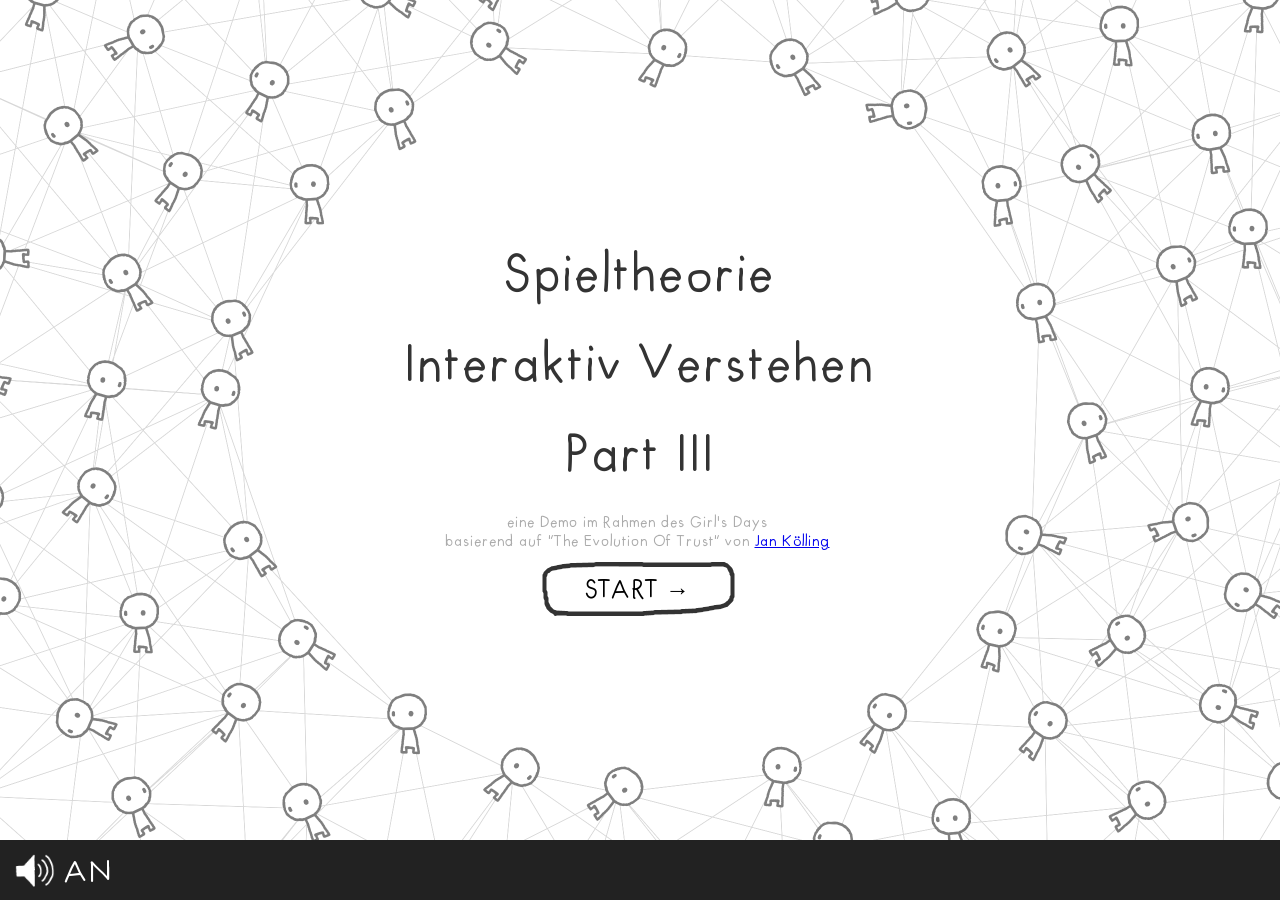
<file: index.html>
<!--

TRANSLATION GUIDE:
https://github.com/ncase/trust#how-to-translate-this-thang

Hello fan-translaters!
First off, thank you so much for taking the time to help out,
I super appreciate it. :3 Anyway, to make translation a bit easier
(or at least less painful) I've scattered comments about on
what things you should translate, plus any additional info

Translate the following files:

    index.html - The title & social sharing text (a few words)
    words.html - All the words for the interactive itself (~3,300 words)
    (optional) notes/index.html - The footnotes (~1,100 words)
    (optional) peeps/index.html - The full credits (a few words)

Many thanks again!

<3,
~ Nicky Case

-->
<!doctype>
<html>
<head>

	<!-- TO TRANSLATE: "title", "description" -->
	<title>Die Evolution des Vertrauens</title>
	<meta name="description" content="Spieltheorie interaktiv erklärt"/>
    <meta content="text/html;charset=utf-8" http-equiv="Content-Type">
	<meta content="utf-8" http-equiv="encoding">
	<meta charset="utf-8">
	<link rel="icon" type="image/png" href="favicon.png">

	<!-- TO TRANSLATE: "name", "description" -->
	<meta itemprop="name" content="Spieltheorie interaktiv erklärt">
	<meta itemprop="description" content="Spieltheorie interaktiv erklärt">
	<meta itemprop="image" content="http://ncase.me/trust/social/thumbnail.png">

	<!-- TO TRANSLATE: "name", "description" -->
	<meta name="twitter:card" content="summary_large_image">
	<meta name="twitter:site" content="@ncasenmare">
	<meta name="twitter:title" content="Spieltheorie interaktiv erklärt">
	<meta name="twitter:description" content="Spieltheorie interaktiv erklärt: warum &amp; wie wir uns vertrauen.">
	<meta name="twitter:creator" content="@ncasenmare">
	<meta name="twitter:image" content="http://ncase.me/trust/social/thumbnail.png">

	<!-- TO TRANSLATE: "name", "description" -->
	<meta property="og:title" content="Spieltheorie interaktiv erklärt">
	<meta property="og:type" content="website">
	<meta property="og:url" content="http://ncase.me/trust/">
	<meta property="og:image" content="http://ncase.me/trust/social/thumbnail.png">
	<meta property="og:description" content="Spieltheorie interaktiv erklärt: warum &amp; wie wir uns vertrauen.">

	<!-- Styles -->
	<link rel="stylesheet" href="css/slides.css?v11">
	<link rel="stylesheet" href="css/balloon.css?v11">

	<!-- Google Analytics -->
	<script src="js/lib/dnt-helper.js"></script>
	<script>
		// include the helper
		// If doNotTrack is not enabled, it is ok to add GTM
		if (!_dntEnabled()) {
			(function(i,s,o,g,r,a,m){i['GoogleAnalyticsObject']=r;i[r]=i[r]||function(){
			(i[r].q=i[r].q||[]).push(arguments)},i[r].l=1*new Date();a=s.createElement(o),
			m=s.getElementsByTagName(o)[0];a.async=1;a.src=g;m.parentNode.insertBefore(a,m)
			})(window,document,'script','https://www.google-analytics.com/analytics.js','ga');

			ga('create', 'UA-104501549-1', 'auto');
			ga('send', 'pageview');
		}
	</script>
</head>
<body>
	<div id="preloader">lädt...</div> <!-- TRANSLATE THIS -->
	<div style="display:none" id="main">
		<div id="slideshow_container">
			<div id="slideshow"></div>
			<div id="scratcher"></div>
		</div>
	</div>
	<div style="display:none" id="footer">
		<div id="sound" sound="on" class="no-select">
			<div id="sound_icon"></div>
			<div id="sound_on">AN</div> <!-- TRANSLATE THIS -->
			<div id="sound_off">AUS</div> <!-- TRANSLATE THIS -->
		</div>
		<div id="select"></div>

		<!-- TRANSLATE "title" & "text". Make sure it's less than 112 characters, for Twitter's sake -->
		<!-- Also, change "link" to whatever the link for the translated version will be! -->

	</div>
</body>
</html>

<!-- Libraries -->
<script src="js/lib/helpers.js?v11"></script>
<script src="js/lib/pegasus.js?v11"></script>
<script>var c_ = {};</script>
<script src="js/lib/minpubsub.src.js?v11"></script>
<script src="js/lib/q.js?v11"></script>
<script src="js/lib/pixi.min.js?v11"></script>
<script src="js/lib/howler.js?v11"></script>
<script>var createjs = window;</script>
<script src="js/lib/tweenjs-0.6.2.min.js?v11"></script>
<script>Ticker.framerate=60; Ticker.paused=true;</script>
<script src="js/lib/sharing.js?v11"></script>

<!-- Core Engine -->
<script src="js/core/Loader.js?v11"></script>
<script src="js/core/Slideshow.js?v11"></script>
<script src="js/core/SlideSelect.js?v11"></script>
<script src="js/core/Button.js?v11"></script>
<script src="js/core/TextBox.js?v11"></script>
<script src="js/core/Words.js?v11"></script>
<script src="js/core/IncDecNumber.js?v11"></script>
<script src="js/core/Slider.js?v11"></script>
<script src="js/core/Scratcher.js?v11"></script>
<script src="js/core/Background.js?v11"></script>
<script src="js/core/ImageBox.js?v11"></script>
<script src="js/core/PayoffsUI.js?v11"></script>

<!-- Simulations -->
<script src="js/sims/Splash.js?v11"></script>
<script src="js/sims/PD.js?v11"></script>
<script src="js/sims/Iterated.js?v11"></script>
<script src="js/sims/Tournament.js?v11"></script>
<script src="js/sims/SandboxUI.js?v11"></script>

<!-- Slides -->
<script src="js/slides/0_Slides_Intro.js?v11"></script>
<!--<script src="js/slides/1_Slides_OneOff.js?v11"></script>
<script src="js/slides/2_Slides_Iterated.js?v11"></script>
<script src="js/slides/3_Slides_Tournament.js?v11"></script>
<script src="js/slides/4_Slides_Evolution.js?v11"></script>
<script src="js/slides/5_Slides_Distrust.js?v11"></script>
<script src="js/slides/6_Slides_Noise.js?v11"></script>
-->
<script src="js/slides/7_Slides_Sandbox.js?v11"></script>

<!--

<script src="js/slides/8_Slides_Conclusion.js?v11"></script>
<script src="js/slides/9_Slides_Credits.js?v11"></script>-->

<!-- Main Code -->
<script src="js/main.js?v11"></script>
</file>
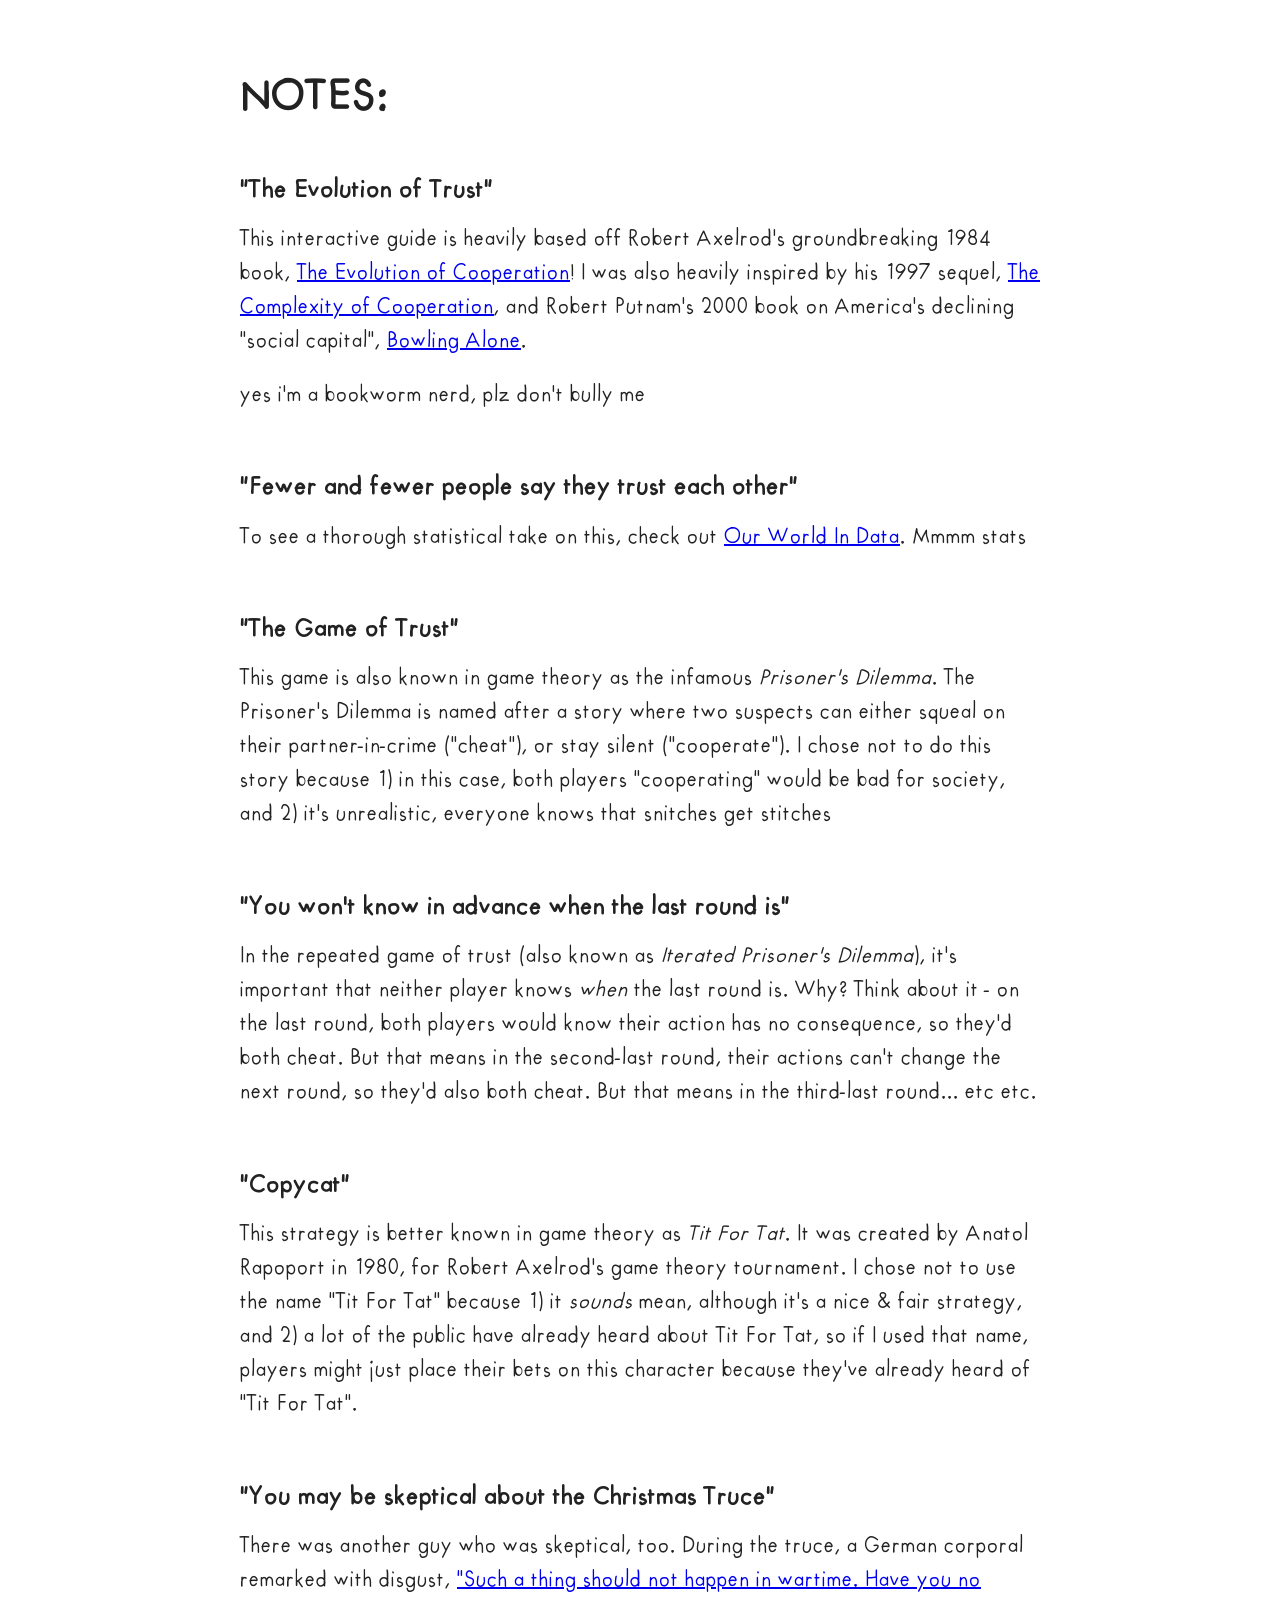
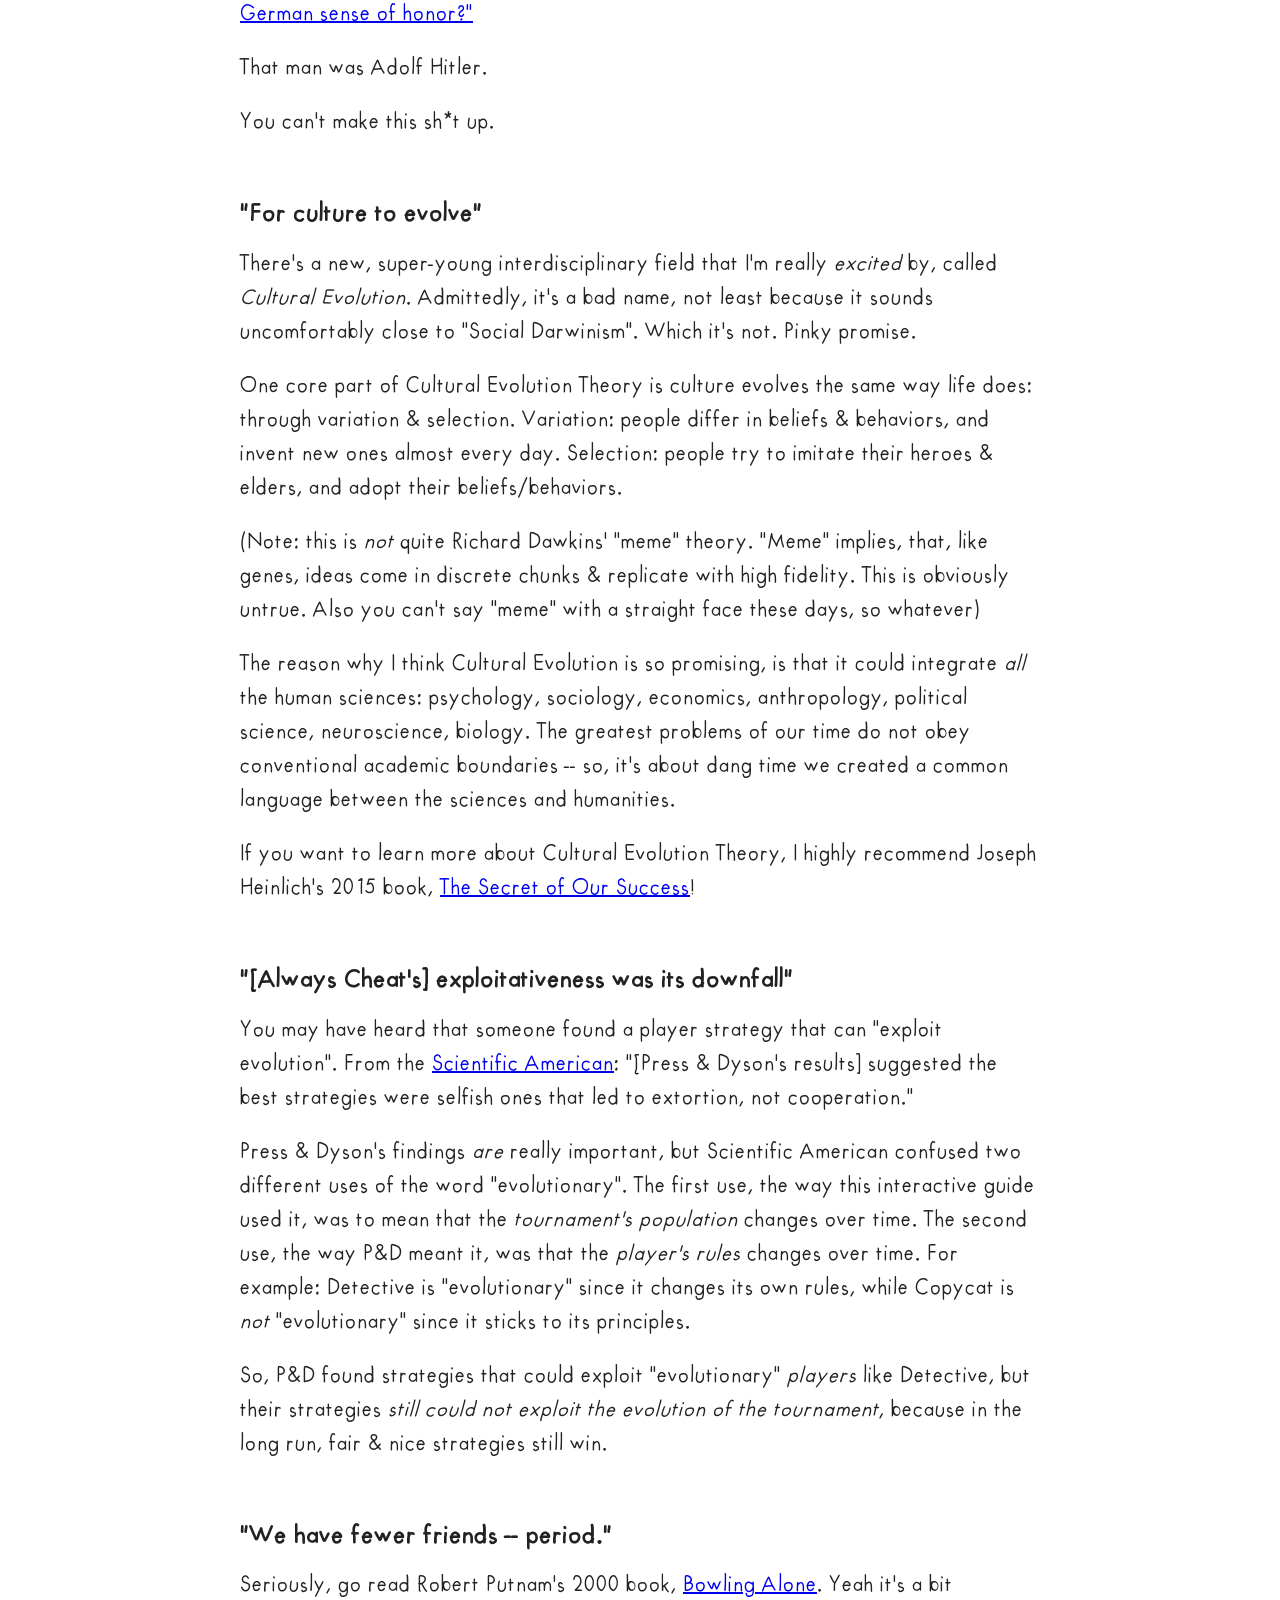
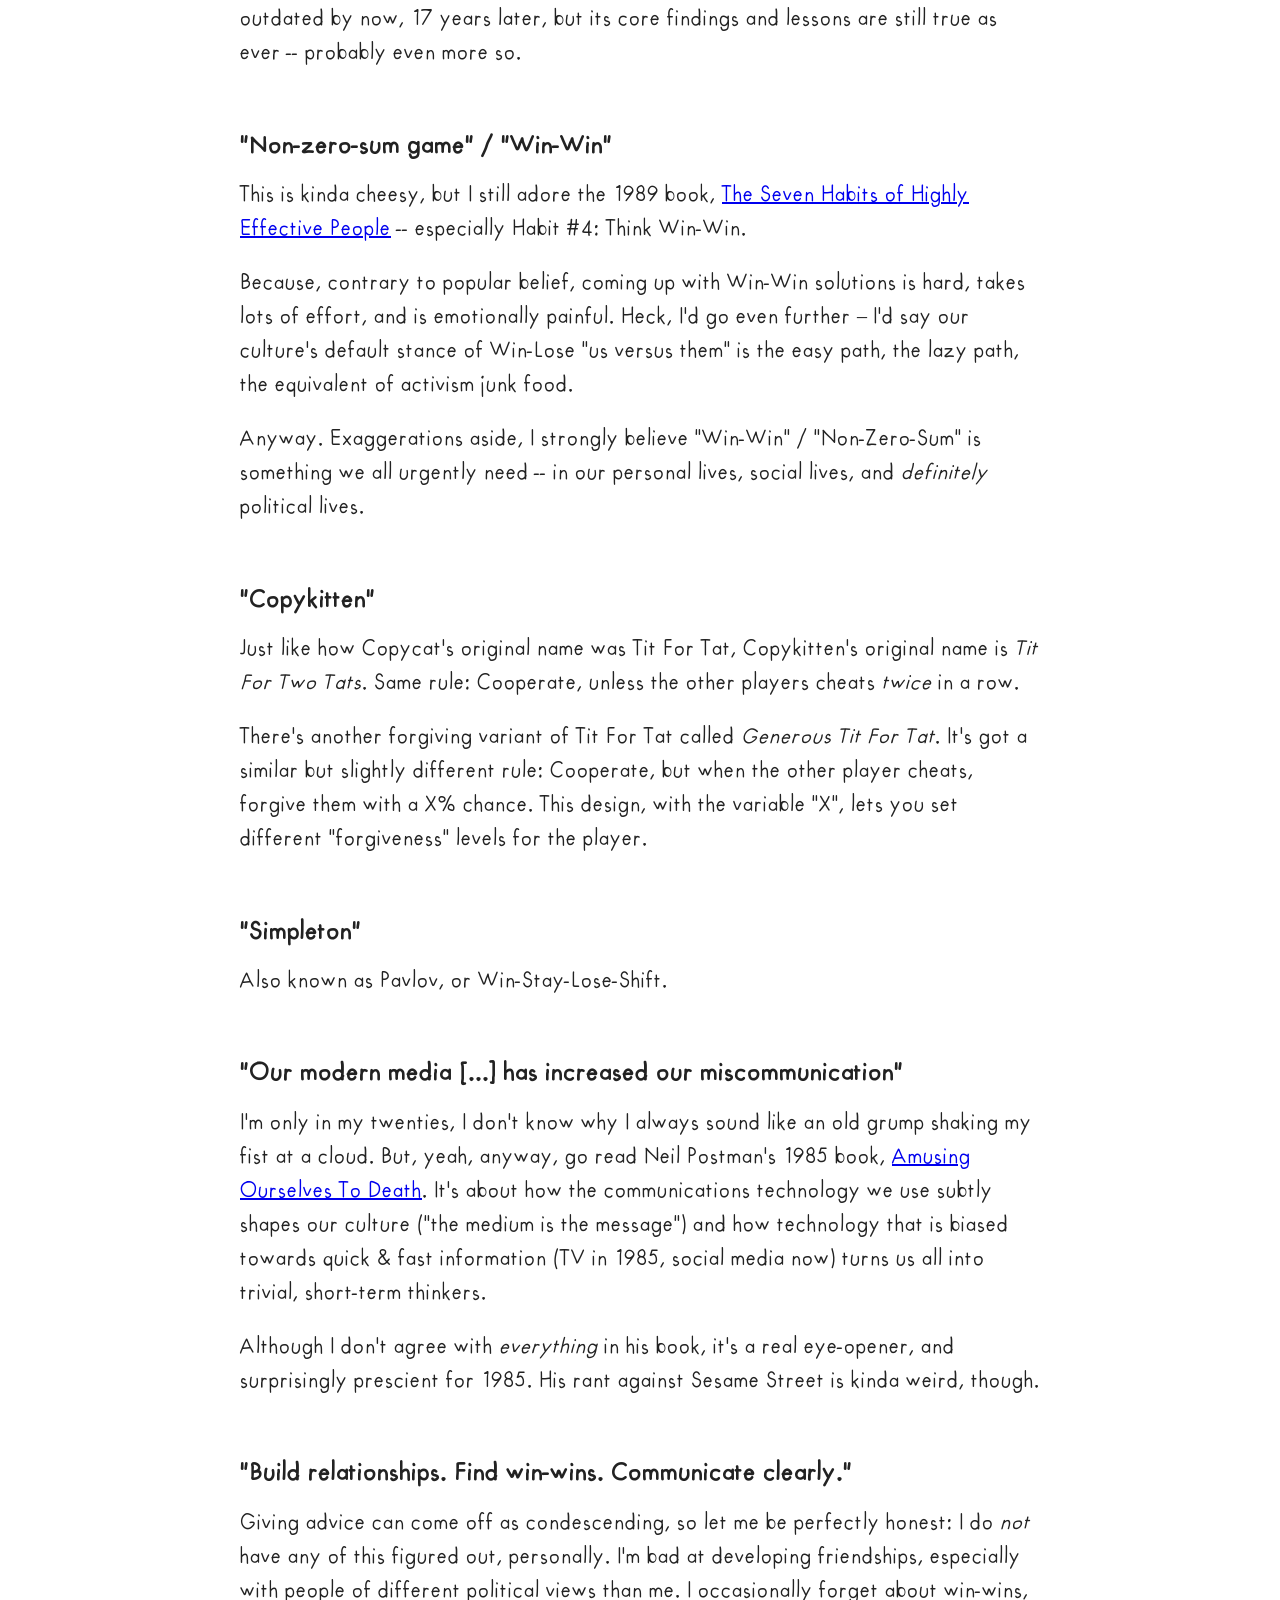
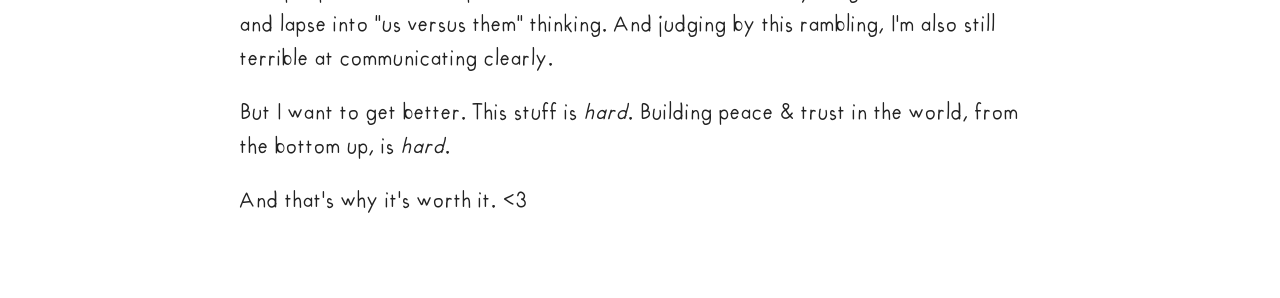
<file: notes/index.html>
<!--

THIS FILE HAS ABOUT 1,100 WORDS TO TRANSLATE

These are just the footnotes though.
So, it's optional to translate these!

-->

<!DOCTYPE html>
<html>

<head>

	<!-- TRANSLATE: "title" -->
	<meta charset="utf-8">
	<title>The Evolution of Trust: Feetnotes</title>
	<link rel="icon" type="image/png" href="favicon.png">
	<link rel="stylesheet" href="notes.css">

</head>

<body>
<div id="notes">

<h1>NOTES:</h1>

<h3>"The Evolution of Trust"</h3>

<p>This interactive guide is heavily based off Robert Axelrod's groundbreaking 1984 book, <a href="https://www.amazon.com/Evolution-Cooperation-Revised-Robert-Axelrod/dp/0465005640">The Evolution of Cooperation</a>! I was also heavily inspired by his 1997 sequel, <a href="http://press.princeton.edu/titles/6144.html">The Complexity of Cooperation</a>, and Robert Putnam's 2000 book on America's declining "social capital", <a href="http://bowlingalone.com/">Bowling Alone</a>.</p>

<p>yes i'm a bookworm nerd, plz don't bully me</p>

<h3>"Fewer and fewer people say they trust each other"</h3>

<p>To see a thorough statistical take on this, check out <a href="https://ourworldindata.org/trust">Our World In Data</a>. Mmmm stats</p>

<h3>"The Game of Trust"</h3>

<p>This game is also known in game theory as the infamous <em>Prisoner's Dilemma</em>. The Prisoner's Dilemma is named after a story where two suspects can either squeal on their partner-in-crime ("cheat"), or stay silent ("cooperate"). I chose not to do this story because 1) in this case, both players "cooperating" would be bad for society, and 2) it's unrealistic, everyone knows that snitches get stitches</p>

<h3>"You won't know in advance when the last round is"</h3>

<p>In the repeated game of trust (also known as <em>Iterated Prisoner's Dilemma</em>), it's important that neither player knows <em>when</em> the last round is. Why? Think about it - on the last round, both players would know their action has no consequence, so they'd both cheat. But that means in the second-last round, their actions can't change the next round, so they'd also both cheat. But that means in the third-last round... etc etc.</p>

<h3>"Copycat"</h3>

<p>This strategy is better known in game theory as <em>Tit For Tat</em>. It was created by Anatol Rapoport in 1980, for Robert Axelrod's game theory tournament. I chose not to use the name "Tit For Tat" because 1) it <em>sounds</em> mean, although it's a nice &amp; fair strategy, and 2) a lot of the public have already heard about Tit For Tat, so if I used that name, players might just place their bets on this character because they've already heard of "Tit For Tat".</p>

<h3>"You may be skeptical about the Christmas Truce"</h3>

<p>There was another guy who was skeptical, too. During the truce, a German corporal remarked with disgust, <a href="http://time.com/3643889/christmas-truce-1914/">"Such a thing should not happen in wartime. Have you no German sense of honor?"</a></p>

<p>That man was Adolf Hitler.</p>

<p>You can't make this sh*t up.</p>

<h3>"For culture to evolve"</h3>

<p>There's a new, super-young interdisciplinary field that I'm really <em>excited</em> by, called <em>Cultural Evolution</em>. Admittedly, it's a bad name, not least because it sounds uncomfortably close to "Social Darwinism". Which it's not. Pinky promise.</p>

<p>One core part of Cultural Evolution Theory is culture evolves the same way life does: through variation &amp; selection. Variation: people differ in beliefs &amp; behaviors, and invent new ones almost every day. Selection: people try to imitate their heroes &amp; elders, and adopt their beliefs/behaviors.</p>

<p>(Note: this is <em>not</em> quite Richard Dawkins' "meme" theory. "Meme" implies, that, like genes, ideas come in discrete chunks &amp; replicate with high fidelity. This is obviously untrue. Also you can't say "meme" with a straight face these days, so whatever)</p>

<p>The reason why I think Cultural Evolution is so promising, is that it could integrate <em>all</em> the human sciences: psychology, sociology, economics, anthropology, political science, neuroscience, biology. The greatest problems of our time do not obey conventional academic boundaries -- so, it's about dang time we created a common language between the sciences and humanities.</p>

<p>If you want to learn more about Cultural Evolution Theory, I highly recommend Joseph Heinlich's 2015 book, <a href="http://press.princeton.edu/titles/10543.html">The Secret of Our Success</a>!</p>

<h3>"[Always Cheat's] exploitativeness was its downfall"</h3>

<p>You may have heard that someone found a player strategy that can "exploit evolution". From the <a href="https://www.scientificamerican.com/article/game-theory-calls-cooperation-into-question1/">Scientific American</a>: "[Press &amp; Dyson's results] suggested the best strategies were selfish ones that led to extortion, not cooperation."</p>

<p>Press &amp; Dyson's findings <em>are</em> really important, but Scientific American confused two different uses of the word "evolutionary". The first use, the way this interactive guide used it, was to mean that the <em>tournament's population</em> changes over time. The second use, the way P&amp;D meant it, was that the <em>player's rules</em> changes over time. For example: Detective is "evolutionary" since it changes its own rules, while Copycat is <em>not</em> "evolutionary" since it sticks to its principles.</p>

<p>So, P&amp;D found strategies that could exploit "evolutionary" <em>players</em> like Detective, but their strategies <em>still could not exploit the evolution of the tournament</em>, because in the long run, fair &amp; nice strategies still win. </p>

<h3>"We have fewer friends -- period."</h3>

<p>Seriously, go read Robert Putnam's 2000 book, <a href="http://bowlingalone.com/">Bowling Alone</a>. Yeah it's a bit outdated by now, 17 years later, but its core findings and lessons are still true as ever -- probably even more so.</p>

<h3>"Non-zero-sum game" / "Win-Win"</h3>

<p>This is kinda cheesy, but I still adore the 1989 book, <a href="https://www.amazon.com/Habits-Highly-Effective-People-Powerful/dp/0743269519">The Seven Habits of Highly Effective People</a> -- especially Habit #4: Think Win-Win.</p>

<p>Because, contrary to popular belief, coming up with Win-Win solutions is hard, takes lots of effort, and is emotionally painful. Heck, I'd go even further – I'd say our culture's default stance of Win-Lose "us versus them" is the easy path, the lazy path, the equivalent of activism junk food.</p>

<p>Anyway. Exaggerations aside, I strongly believe "Win-Win" / "Non-Zero-Sum" is something we all urgently need -- in our personal lives, social lives, and <em>definitely</em> political lives.</p>

<h3>"Copykitten"</h3>

<p>Just like how Copycat's original name was Tit For Tat, Copykitten's original name is <em>Tit For Two Tats</em>. Same rule: Cooperate, unless the other players cheats <em>twice</em> in a row.</p>

<p>There's another forgiving variant of Tit For Tat called <em>Generous Tit For Tat</em>. It's got a similar but slightly different rule: Cooperate, but when the other player cheats, forgive them with a X% chance. This design, with the variable "X", lets you set different "forgiveness" levels for the player.</p>

<h3>"Simpleton"</h3>

<p>Also known as Pavlov, or Win-Stay-Lose-Shift.</p>

<h3>"Our modern media [...] has increased our miscommunication"</h3>

<p>I'm only in my twenties, I don't know why I always sound like an old grump shaking my fist at a cloud. But, yeah, anyway, go read Neil Postman's 1985 book, <a href="https://www.amazon.com/Amusing-Ourselves-Death-Discourse-Business/dp/014303653X">Amusing Ourselves To Death</a>. It's about how the communications technology we use subtly shapes our culture ("the medium is the message") and how technology that is biased towards quick &amp; fast information (TV in 1985, social media now) turns us all into trivial, short-term thinkers.</p>

<p>Although I don't agree with <em>everything</em> in his book, it's a real eye-opener, and surprisingly prescient for 1985. His rant against Sesame Street is kinda weird, though.</p>

<h3>"Build relationships. Find win-wins. Communicate clearly."</h3>

<p>Giving advice can come off as condescending, so let me be perfectly honest: I do <em>not</em> have any of this figured out, personally. I'm bad at developing friendships, especially with people of different political views than me. I occasionally forget about win-wins, and lapse into "us versus them" thinking. And judging by this rambling, I'm also still terrible at communicating clearly.</p>

<p>But I want to get better. This stuff is <em>hard</em>. Building peace &amp; trust in the world, from the bottom up, is <em>hard</em>.</p>

<p>And that's why it's worth it. &lt;3</p>


</div>
</body>

</html>
</file>
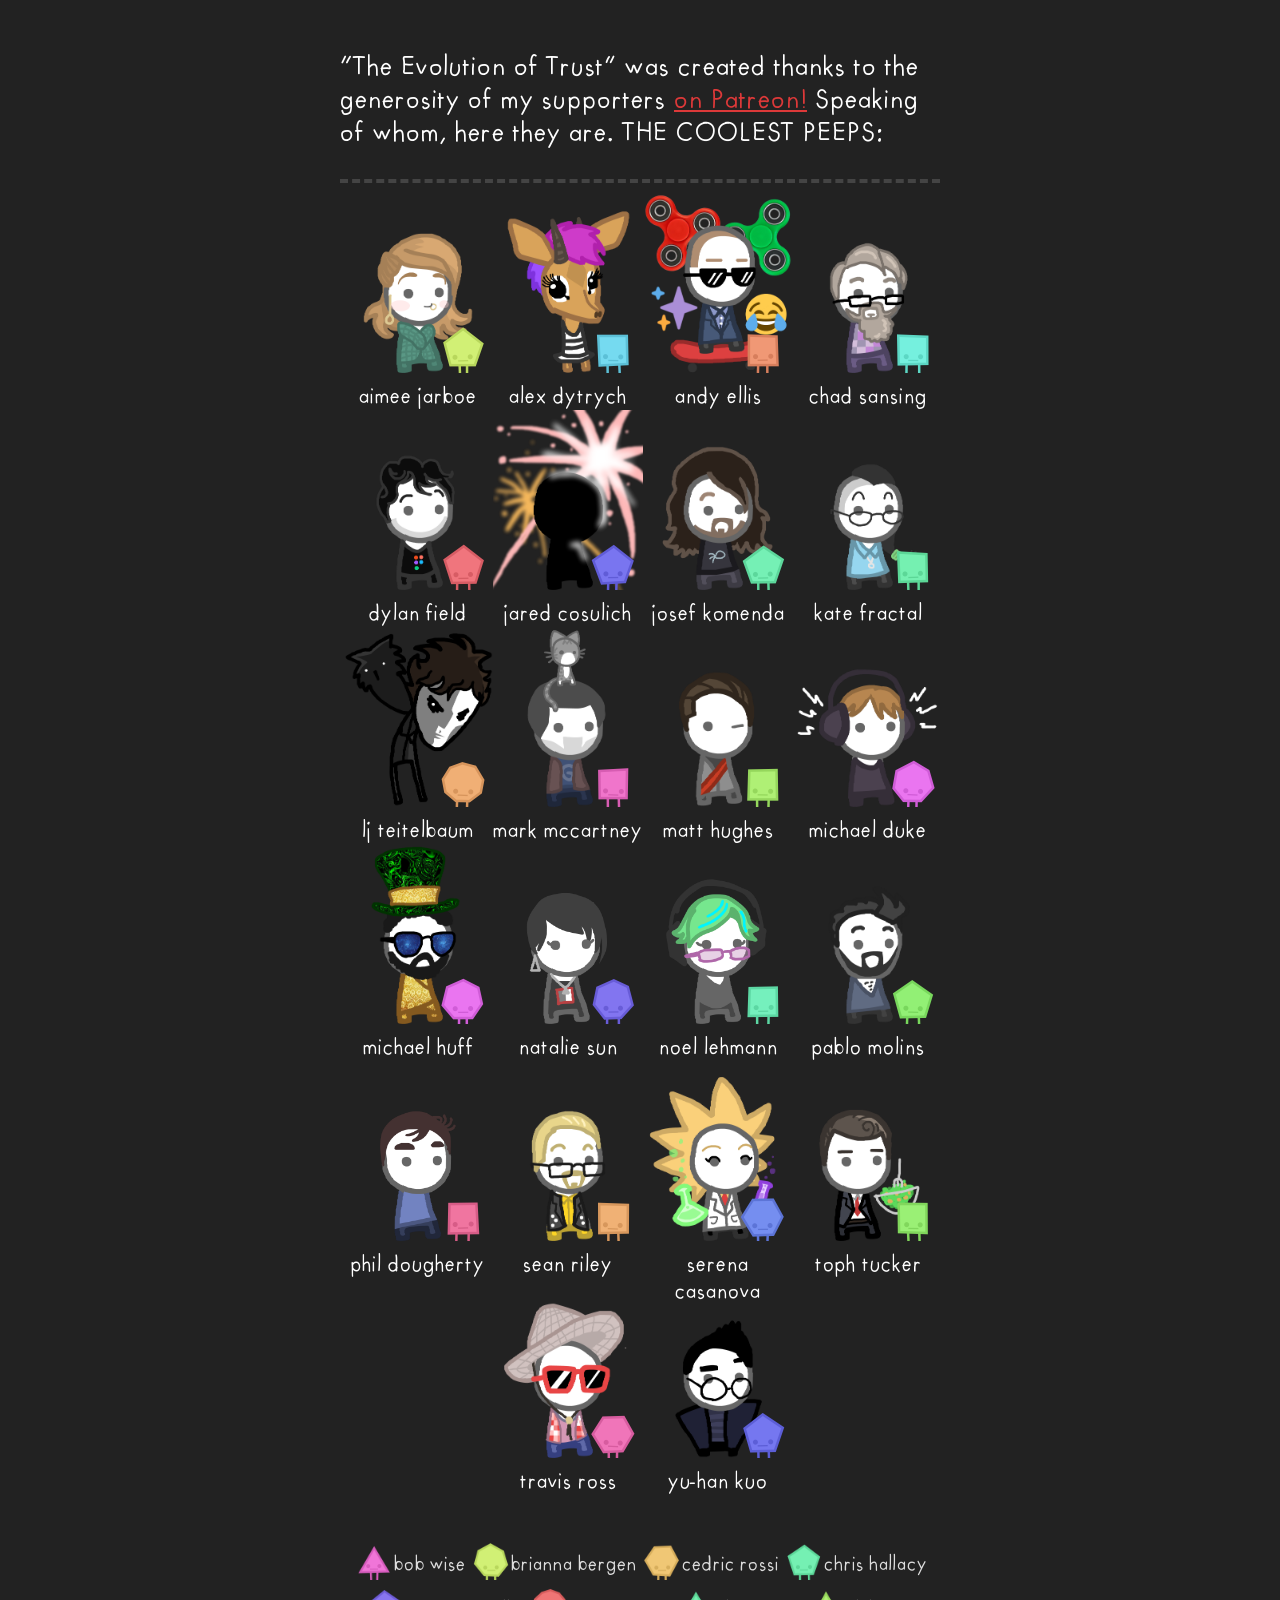
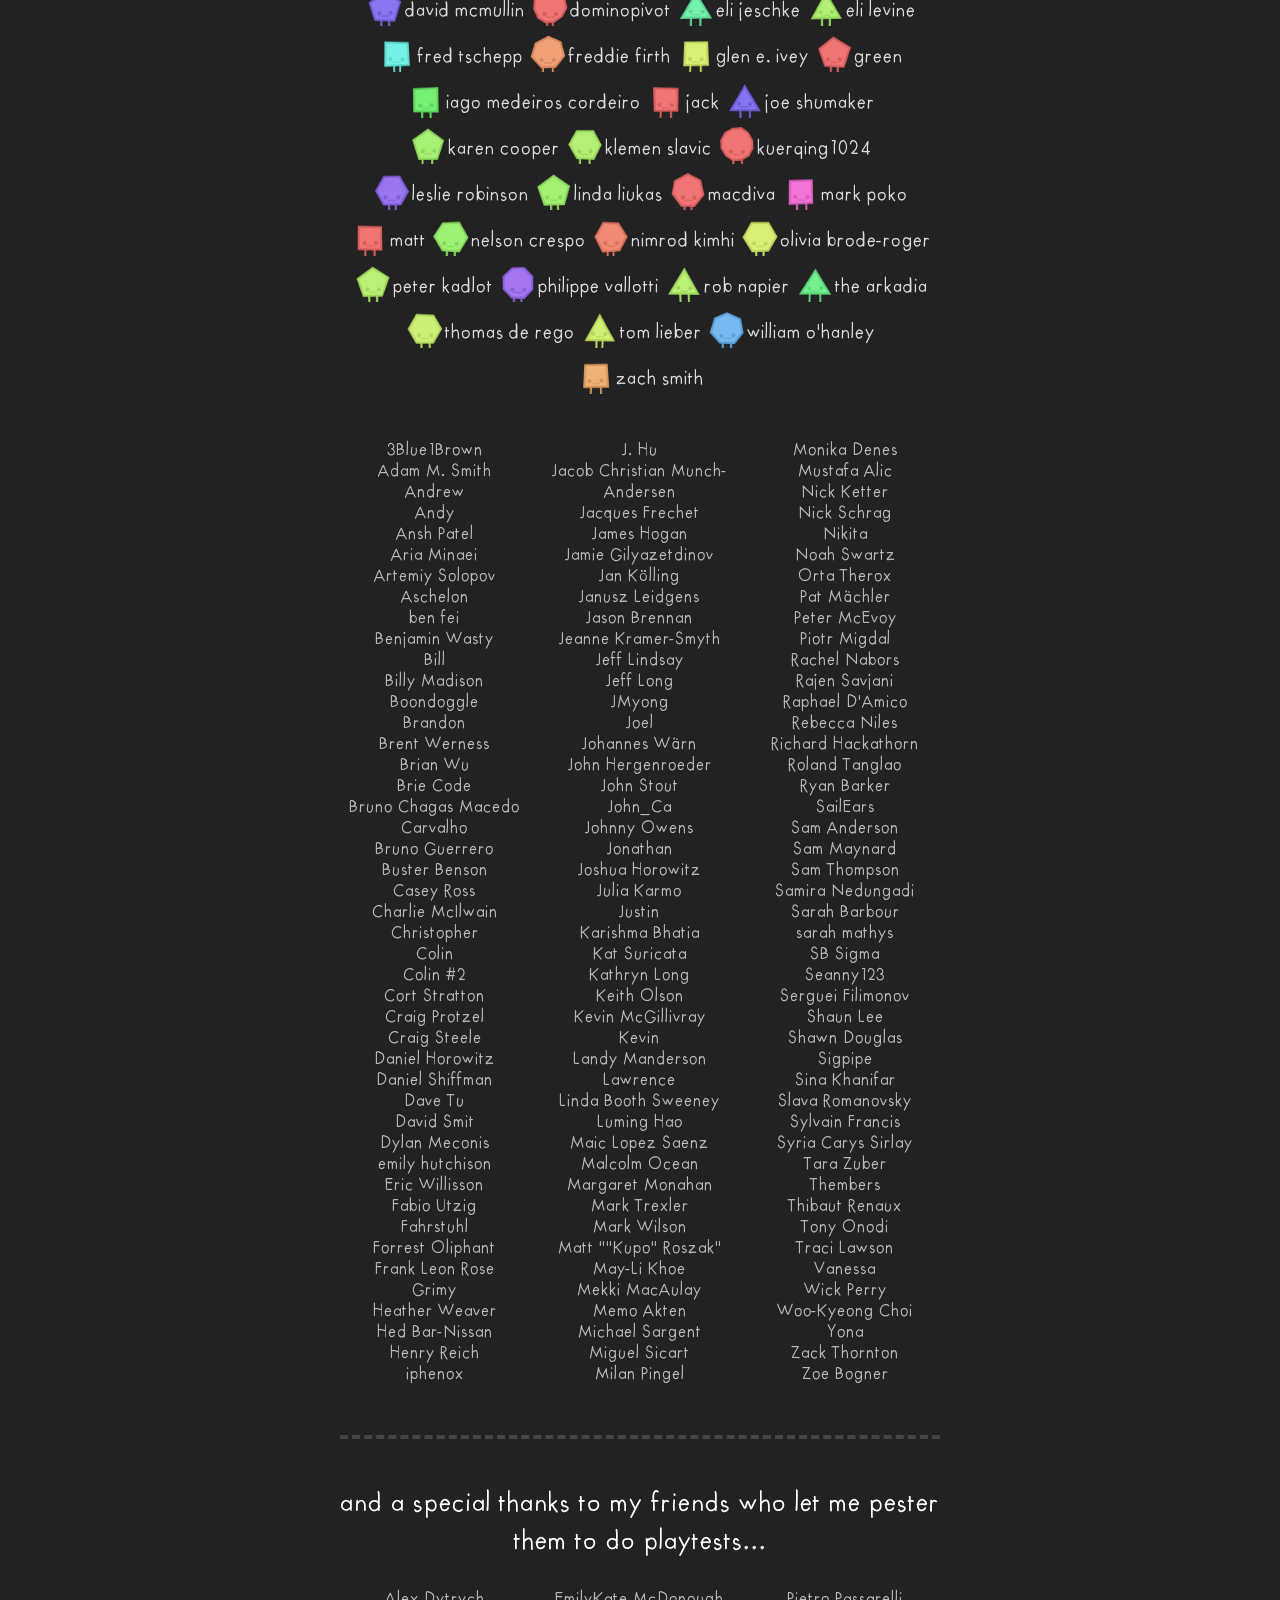
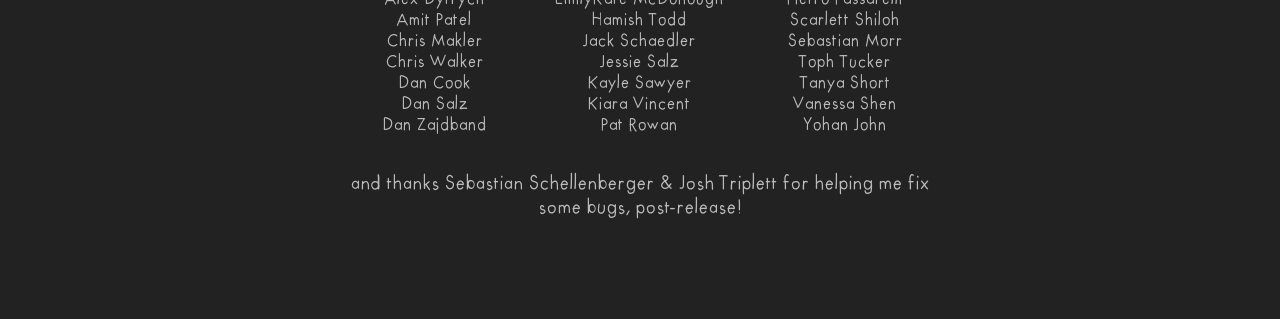
<file: peeps/index.html>
<!doctype html>
<html>
<head>

    <!-- META -->
	<title>The Evolution of Trust: Supporters!</title>
    <meta content="text/html;charset=utf-8" http-equiv="Content-Type">
	<meta content="utf-8" http-equiv="encoding">
	<meta charset="utf-8">
	<link rel="icon" type="image/png" href="favicon.png">

	<!-- Styles -->
	<link href="peeps.css" rel="stylesheet"/>

</head>
<body>
	<div id="credits">

		<!-- Created by Nicky Case, & patreon link -->
		<div class="credit_intro">
			<p>
			“The Evolution of Trust” was created thanks to the generosity
			of my supporters <a target="_blank" href="https://www.patreon.com/ncase">on Patreon!</a>
			Speaking of whom, here they are. THE COOLEST PEEPS:
			</p>
		</div>

		<hr>

		<!-- peep patreons -->
		<div class="credits_peeps">
			<div>
				<img src="peep/aimee.png"/>
				<img src="polygon/aimee-j.png"/>
				<span>Aimee Jarboe</span>
			</div>
			<div>
				<img src="peep/alex-d.png"/>
				<img src="polygon/alex-d.png"/>
				<span>Alex Dytrych</span>
			</div>
			<div>
				<img src="peep/andy.png"/>
				<img src="polygon/andy-e.png"/>
				<span>Andy Ellis</span>
			</div>
			<div>
				<img src="peep/chad.png"/>
				<img src="polygon/chad-s.png"/>
				<span>Chad Sansing</span>
			</div>
			<div>
				<img src="peep/dylan-f.png"/>
				<img src="polygon/dylan-f.png"/>
				<span>Dylan Field</span>
			</div>
			<div>
				<img src="peep/jared-c.png"/>
				<img src="polygon/jared-c.png"/>
				<span>Jared Cosulich</span>
			</div>
			<div>
				<img src="peep/josef.png"/>
				<img src="polygon/josef-k.png"/>
				<span>Josef Komenda</span>
			</div>
			<div>
				<img src="peep/kate.png"/>
				<img src="polygon/kate-f.png"/>
				<span>Kate Fractal</span>
			</div>
			<div>
				<img src="peep/ljt.png"/>
				<img src="polygon/ljt.png"/>
				<span>LJ Teitelbaum</span>
			</div>
			<div>
				<img src="peep/mark.png"/>
				<img src="polygon/mark-m.png"/>
				<span>Mark McCartney</span>
			</div>
			<div>
				<img src="peep/matt.png"/>
				<img src="polygon/matt-h.png"/>
				<span>Matt Hughes</span>
			</div>
			<div>
				<img src="peep/michael_duke.png"/>
				<img src="polygon/michael-d.png"/>
				<span>Michael Duke</span>
			</div>
			<div>
				<img src="peep/michael_huff.png"/>
				<img src="polygon/michael-h.png"/>
				<span>Michael Huff</span>
			</div>
			<div>
				<img src="peep/natalie.png"/>
				<img src="polygon/natalie-s.png"/>
				<span>Natalie Sun</span>
			</div>
			<div>
				<img src="peep/noel.png"/>
				<img src="polygon/noel-l.png"/>
				<span>Noel Lehmann</span>
			</div>
			<div>
				<img src="peep/pablo.png"/>
				<img src="polygon/pablo-m.png"/>
				<span>Pablo Molins</span>
			</div>
			<div>
				<img src="peep/phil.png"/>
				<img src="polygon/phil-d.png"/>
				<span>Phil Dougherty</span>
			</div>
			<div>
				<img src="peep/sean-r.png"/>
				<img src="polygon/sean-r.png"/>
				<span>Sean Riley</span>
			</div>
			<div>
				<img src="peep/serena.png"/>
				<img src="polygon/serena-c.png"/>
				<span>Serena Casanova</span>
			</div>
			<div>
				<img src="peep/toph-t.png"/>
				<img src="polygon/toph-t.png"/>
				<span>Toph Tucker</span>
			</div>
			<div>
				<img src="peep/travis.png"/>
				<img src="polygon/travis-r.png"/>
				<span>Travis Ross</span>
			</div>
			<div>
				<img src="peep/yu-han.png"/>
				<img src="polygon/yuhan-k.png"/>
				<span>Yu-Han Kuo</span>
			</div>
		</div>

		<!-- polygon patreons -->
		<div class="credits_polygons">
			<div><img src="polygon/bob-w.png"/><span>Bob Wise</span></div>
			<div><img src="polygon/brianna-b.png"/><span>Brianna Bergen</span></div>
			<div><img src="polygon/cedric-r.png"/><span>Cedric Rossi</span></div>
			<div><img src="polygon/chris-h.png"/><span>Chris Hallacy</span></div>
			<div><img src="polygon/david-m.png"/><span>David McMullin</span></div>
			<div><img src="polygon/dominopivot.png"/><span>DominoPivot</span></div>
			<div><img src="polygon/eli-j.png"/><span>Eli Jeschke</span></div>
			<div><img src="polygon/eli-l.png"/><span>Eli Levine</span></div>
			<div><img src="polygon/fred-t.png"/><span>Fred Tschepp</span></div>
			<div><img src="polygon/freddie-f.png"/><span>Freddie Firth</span></div>
			<div><img src="polygon/glen-i.png"/><span>Glen E. Ivey</span></div>
			<div><img src="polygon/green.png"/><span>Green</span></div>
			<div><img src="polygon/iago-c.png"/><span>Iago Medeiros Cordeiro</span></div>
			<div><img src="polygon/jack.png"/><span>Jack</span></div>
			<div><img src="polygon/joe-s.png"/><span>Joe Shumaker</span></div>
			<div><img src="polygon/karen-c.png"/><span>Karen Cooper</span></div>
			<div><img src="polygon/klemen-s.png"/><span>Klemen Slavic</span></div>
			<div><img src="polygon/kuerqing1024.png"/><span>kuerqing1024</span></div>
			<div><img src="polygon/leslie-r.png"/><span>Leslie Robinson</span></div>
			<div><img src="polygon/linda-l.png"/><span>Linda Liukas</span></div>
			<div><img src="polygon/macdiva.png"/><span>MacDiva</span></div>
			<div><img src="polygon/mark-p.png"/><span>Mark Poko</span></div>
			<div><img src="polygon/matt.png"/><span>Matt</span></div>
			<div><img src="polygon/nelson-c.png"/><span>Nelson Crespo</span></div>
			<div><img src="polygon/nimrod-k.png"/><span>Nimrod Kimhi</span></div>
			<div><img src="polygon/olivia-b.png"/><span>Olivia Brode-Roger</span></div>
			<div><img src="polygon/peter-k.png"/><span>Peter Kadlot</span></div>
			<div><img src="polygon/philippe-v.png"/><span>Philippe Vallotti</span></div>
			<div><img src="polygon/rob-n.png"/><span>Rob Napier</span></div>
			<div><img src="polygon/the-a.png"/><span>The Arkadia</span></div>
			<div><img src="polygon/thomas-r.png"/><span>Thomas de Rego</span></div>
			<div><img src="polygon/tom-l.png"/><span>Tom Lieber</span></div>
			<div><img src="polygon/william-o.png"/><span>William O'Hanley</span></div>
			<div><img src="polygon/zach-s.png"/><span>Zach Smith</span></div>
		</div>
		
		<!-- name patreons -->
		<div class="credits_names">
			3Blue1Brown <br>
			Adam M. Smith<br>
			Andrew <br>
			Andy <br>
			Ansh Patel<br>
			Aria Minaei<br>
			Artemiy Solopov<br>
			Aschelon <br>
			ben fei<br>
			Benjamin Wasty<br>
			Bill <br>
			Billy Madison<br>
			Boondoggle <br>
			Brandon <br>
			Brent Werness<br>
			Brian Wu<br>
			Brie Code<br>
			Bruno Chagas Macedo Carvalho<br>
			Bruno Guerrero<br>
			Buster Benson<br>
			Casey Ross<br>
			Charlie McIlwain<br>
			Christopher <br>
			Colin <br>
			Colin #2<br>
			Cort Stratton<br>
			Craig Protzel<br>
			Craig Steele<br>
			Daniel Horowitz<br>
			Daniel Shiffman<br>
			Dave Tu<br>
			David Smit<br>
			Dylan Meconis<br>
			emily hutchison<br>
			Eric Willisson<br>
			Fabio Utzig<br>
			Fahrstuhl <br>
			Forrest Oliphant<br>
			Frank Leon Rose<br>
			Grimy <br>
			Heather Weaver<br>
			Hed Bar-Nissan<br>
			Henry Reich<br>
			iphenox <br>
			J. Hu<br>
			Jacob Christian Munch-Andersen<br>
			Jacques Frechet<br>
			James Hogan<br>
			Jamie Gilyazetdinov<br>
			Jan Kölling<br>
			Janusz Leidgens<br>
			Jason Brennan<br>
			Jeanne Kramer-Smyth<br>
			Jeff Lindsay<br>
			Jeff Long<br>
			JMyong <br>
			Joel <br>
			Johannes Wärn<br>
			John Hergenroeder<br>
			John Stout<br>
			John_Ca <br>
			Johnny Owens<br>
			Jonathan <br>
			Joshua Horowitz<br>
			Julia Karmo<br>
			Justin <br>
			Karishma Bhatia<br>
			Kat Suricata<br>
			Kathryn Long<br>
			Keith Olson<br>
			Kevin McGillivray<br>
			Kevin <br>
			Landy Manderson<br>
			Lawrence <br>
			Linda Booth Sweeney<br>
			Luming Hao<br>
			Maic Lopez Saenz<br>
			Malcolm Ocean<br>
			Margaret Monahan<br>
			Mark Trexler<br>
			Mark Wilson<br>
			Matt ""Kupo" Roszak"<br>
			May-Li Khoe<br>
			Mekki MacAulay<br>
			Memo Akten<br>
			Michael Sargent<br>
			Miguel Sicart<br>
			Milan Pingel<br>
			Monika Denes<br>
			Mustafa Alic<br>
			Nick Ketter<br>
			Nick Schrag<br>
			Nikita <br>
			Noah Swartz<br>
			Orta Therox<br>
			Pat Mächler<br>
			Peter McEvoy<br>
			Piotr Migdal<br>
			Rachel Nabors<br>
			Rajen Savjani<br>
			Raphael D'Amico<br>
			Rebecca Niles<br>
			Richard Hackathorn<br>
			Roland Tanglao<br>
			Ryan Barker<br>
			SailEars <br>
			Sam Anderson<br>
			Sam Maynard<br>
			Sam Thompson<br>
			Samira Nedungadi<br>
			Sarah Barbour<br>
			sarah mathys<br>
			SB Sigma<br>
			Seanny123 <br>
			Serguei Filimonov<br>
			Shaun Lee<br>
			Shawn Douglas<br>
			Sigpipe <br>
			Sina Khanifar<br>
			Slava Romanovsky<br>
			Sylvain Francis<br>
			Syria Carys Sirlay<br>
			Tara Zuber<br>
			Thembers <br>
			Thibaut Renaux<br>
			Tony Onodi<br>
			Traci Lawson<br>
			Vanessa <br>
			Wick Perry<br>
			Woo-Kyeong Choi<br>
			Yona <br>
			Zack Thornton<br>
			Zoe Bogner
		</div>

		<hr>

		<!-- Playtesters -->
		<div>
			<p style="text-align:center; font-size:25px; line-height:1.5em; margin-top:45px;">
				and a special thanks to my friends who let me pester them to do playtests...
			</p>
			<div class="credits_names">
				Alex Dytrych<br>
				Amit Patel<br>
				Chris Makler<br>
				Chris Walker<br>
				Dan Cook<br>
				Dan Salz<br>
				Dan Zajdband<br>
				EmilyKate McDonough<br>
				Hamish Todd<br>
				Jack Schaedler<br>
				Jessie Salz<br>
				Kayle Sawyer<br>
				Kiara Vincent<br>
				Pat Rowan<br>
				Pietro Passarelli<br>
				Scarlett Shiloh<br>
				Sebastian Morr<br>
				Toph Tucker<br>
				Tanya Short<br>
				Vanessa Shen<br>
				Yohan John
			</div>
			<div style="text-align: center; color: #bbb; font-size: 18px; margin-top: 15px; margin-bottom: 100px;">
				and thanks Sebastian Schellenberger &amp; Josh Triplett
				for helping me fix some bugs, post-release!
			</div>
		</div>

	</div>
</body>
</html>
</file>
<file: css/slides.css>
@font-face{
	font-family: 'FuturaHandwritten';
	font-style: normal;
	src: url('FuturaHandwritten.ttf') format('truetype');
}

html,body{
	width: 100%;
	height: 100%;
}

body{

	margin:0;
	overflow: hidden;

	background: #fff;

	font-family: 'FuturaHandwritten';
	color: #333;
	font-size: 20px;

}
#preloader{
	position: absolute;
    margin: auto;
    top: 0;
    left: 0;
    right: 0;
    bottom: 0;
    width: 200px;
    height: 50px;
    font-size: 30px;
    text-align: center;
}
#main{
	width: 100%;
	height: calc(100% - 60px);
	position: relative;
	overflow: hidden;
}
#footer{
	position: absolute;
	z-index: 1000;
	width: 100%;
	height: 60px;
	background: #222;
}
s{
	text-decoration: line-through;
}

#translations{
	margin: 10px auto;
    font-size: 12px;
    line-height: 21px;
    color: #fff;
    text-align: center;
    width: 900px;
}
#translations a{
	color:#dd4040;
}
#translations a:hover{
	color:#ee5151;
}



/*************************/
/******* SOUND *******/
/*************************/
#sound{
	position: absolute;
	left:13px;
	top:5px;
	width: 100px;
	height: 50px;
	cursor: pointer;
}
#sound > div{
	position: absolute;
}
#sound #sound_icon{
	background: url(../assets/ui/sound.png);
	background-size: auto 100%;
	width: 40px;
	height: 40px;
	top: 5px;
	left:2px;
}
#sound #sound_on, #sound #sound_off{
	left: 52px;
    font-size: 30px;
    line-height: 55px;
}
#sound #sound_on{
	color:#fff;
}
#sound #sound_off{
	color:#595959;
}
#sound[sound=off] #sound_icon{
	background-position: -40px 0;
}
#sound[sound=on] #sound_on, #sound[sound=off] #sound_off{
	display: block;
}
#sound[sound=off] #sound_on, #sound[sound=on] #sound_off{
	display: none;
}

.sharing{
	position: absolute;
	width:120px;
	height:40px;
	top:10px;
	right:13px;
}
.sharing img{
	width: 40px;
	height: 40px;
}

/*************************/
/******* SLIDESHOW *******/
/*************************/

#slideshow_container{
	width:0; height:0;
	position:absolute;
	margin:auto;
	top:0; left:0; right:0; bottom:0;
}
#slideshow{

	/*border: 1px solid rgba(0,0,0,0.2);*/
	width:960px;
	height:540px;

	/* Center this thing */
	position: absolute;
	left:-480px;
	top:-270px;

}
.object{
	position: absolute;
	transition: left 0.5s ease-in-out, top 0.5s ease-in-out;
}
.fader{
	transition: opacity 0.5s ease-in-out !important;
}

/******** Text Box ********/

.textbox{}
.textbox > div{
	position: absolute;
}
/* fake bold */
.textbox b{
	font-weight: normal;
	text-shadow:1px 0 0 currentColor;
}


.label{
	position: absolute;
}

/********* Button ********/

.no-select{
	-webkit-user-select: none;
	-moz-user-select: none;
	-ms-user-select: none;
	user-select: none;
	cursor: default;
}
.button{
	z-index: 0;
	-webkit-user-select: none;
	-moz-user-select: none;
	-ms-user-select: none;
	user-select: none;

	transform-origin: 97.5px 27.5px;
	transition: transform 0.1s ease-out;

	text-align: center;
}
.button #background{
	position: absolute;
	background: url(../assets/ui/button.png);
	width:250px; height:125px;
	background-size: 100%;
	top:-35px; left:-30px;
	pointer-events:none;
	cursor: default;
}
.button #text{

	font-family: 'FuturaHandwritten';
	color: #000;
	font-size: 24px;

	width: 180px;
	height: 30px;
	text-align: center;

	position: absolute;
	top:14px; left:5px;

	cursor: default;

}
.button #hitbox{
	position: absolute;
	width:195px; height:55px;
	cursor: pointer;
}
.button[hover=yes]{
	z-index: 100;
	transform: scale(1.02, 1.02);
}
.button[hover=yes] #background{
	background-position: 0px -125px !important;
}
.button[deactivated=yes] #background{
	background-position: 0px -250px !important;
}
.button[deactivated=yes] #text{
	color: #CCCCCC;
}
.button[deactivated=yes] #hitbox{
	display: none;
}
.button[size=short]{
	transform-origin: 57.5px 27.5px;
}
.button[size=short] #background{
	background: url(../assets/ui/button_short.png);
	background-size: 100%;
	width:150px; left:-20px;
}
.button[size=short] #text{
	width:105px;
	/*font-size: 18px;
    top: 18px;*/
}
.button[size=short] #hitbox{
	width:115px;
}
.button[size=long]{
	transform-origin: 172.5px 27.5px;
}
.button[size=long] #background{
	background: url(../assets/ui/button_long.png);
	background-size: 100%;
	width:400px;
}
.button[size=long] #text{
	width:330px;
	top: 11px;
}
.button[size=long] #hitbox{
	width:345px;
}
.button:active{
    transform: scale(0.95, 0.95);
}


/*************************/
/****** SANDBOX UI *******/
/*************************/

#sandbox_tabs{
	position: absolute;
	left: 460px; top:-10px;
	background: url(../assets/ui/sandbox_tabs.png);
	width:500px; height:470px;
	background-size: auto 100%;

	-webkit-user-select: none;  /* Chrome all / Safari all */
	-moz-user-select: none;     /* Firefox all */
	-ms-user-select: none;      /* IE 10+ */
	user-select: none;
	cursor: default;
}
#sandbox_tabs > div{
	position: absolute;
}
#sandbox_tabs .hitbox{
	cursor: pointer;
	font-size: 18px;
	top: 26px;
}
#sandbox_tabs .sandbox_page{
	width: 433px;
	height: 385px;
	left: 33px;
	top: 80px;
}
.incdec{
	width: 0; height: 0;
	position: absolute;
}
.incdec > div{
	position: absolute;
}
.incdec > .incdec_num{
	width:50px; height:50px;
	font-size: 25px;
	text-align: center;
    top: -16px;
    left: -25px;
    cursor: default;
}
.incdec > .incdec_control{
	left:-10px;
	width:20px; height:20px;
	background: url(../assets/ui/sandbox_incdec.png);
	background-size: auto 100%;
	cursor: pointer;
}
.incdec > .incdec_control[arrow=up]{ top:-35px; background-position:0px 0px; }
.incdec > .incdec_control[arrow=up]:hover{ background-position:-20px 0px; }
.incdec > .incdec_control[arrow=down]{ bottom:-35px; background-position:-40px 0px; }
.incdec > .incdec_control[arrow=down]:hover{ background-position:-60px 0px; }

.slider{
	position: absolute;
	height: 40px;
}
.slider > div{
	position: absolute;
}
.slider > .slider_bg{
	top:0;
	width:100%; height:30px;
	background: url(../assets/ui/slider_bg.png);
	background-size: auto 100%;
}
.slider > .slider_knob{
	top:0;
	width:30px; height:30px;
	background: url(../assets/ui/slider_knob.png);
	background-size: 100% 100%;
	cursor: -webkit-grab;
	cursor: -moz-grab;
	cursor: grab;
}
.slider > .slider_knob:active{
	cursor: -webkit-grabbing;
	cursor: -moz-grabbing;
	cursor: grabbing;
}

.sandbox_pop{
	position: absolute;
}
.sandbox_pop>div{
	position: absolute;
}
.sandbox_pop_icon{
	width: 40px;
	height: 40px;
	background: url(../assets/ui/sandbox_hats.png);
	background-size: auto 100%;
}
.sandbox_pop_label{
	font-size: 18px;
    width: 150px;
    top: 8px;
    left: 50px;
}

/*************************/
/******* SCRATCHER *******/
/*************************/

.scratcher{
	position: absolute;
	top:0; left:0;
	width: 100%; height: 100%;
	background: url(../assets/ui/scratch.png);
	background-size: 200% 2000%;
	display: none;

	z-index: 200;
}

/*************************/
/******* SCOREBOARD *******/
/*************************/

#scoreboard{
	position: absolute;
	width:200px; height:100px;
	background: url(../assets/iterated/iterated_scoreboard.png);
	background-size: 100% 100%;
}
#scoreboard > div{
	position: absolute;
	width: 60px; height: 60px;
	text-align: center;
	font-size: 50px;
	color: #666666;
}
#scoreboard > div:nth-child(1){
	left: 20px;
    top: 21px;
}
#scoreboard > div:nth-child(2){
	right: 15px;
    top: 21px;
}

/*************************/
/******* CHARACTERS *******/
/*************************/

.character{
	position: absolute;
	height: 114px;
}
.character #peep{
	background: url(../assets/tournament/peep_characters.png);
	background-size: auto 100%;
	width: 105px;
	height: 114px;
	top: -5px;
    left: -10px;
}
.character #desc{
	width: calc(100% - 100px);
	font-size: 18px;
	height: 114px;
	right: 0;
	line-height: 1.2em;
}
.character #peep[char=tft]{    background-position: 0 0; }
.character #peep[char=all_d]{  background-position: -105px 0; }
.character #peep[char=all_c]{  background-position: -210px 0; }
.character #peep[char=grudge]{ background-position: -315px 0; }
.character #peep[char=prober]{ background-position: -420px 0; }
.character #peep[char=tf2t]{   background-position: -525px 0; }
.character #peep[char=pavlov]{ background-position: -630px 0; }
.character #peep[char=random]{ background-position: -735px 0; }

.tft{ color:#4089DD; }
.all_d{ color:#52537F; }
.all_c{ color:#FF75FF; }
.grudge{ color:#efc701; }
.prober{ color:#f6b24c; }
.tf2t{ color:#88A8CE; }
.pavlov{ color:#86C448; }
.random{ color:#FF5E5E; }

.icon{
	width:25px; height:25px;
	background: url(../assets/ui/sandbox_hats.png);
	background-size: auto 100%;
	display: inline-block;
	position: relative;
    top: 1px;
}
.icon_label{
	display: inline-block;
	font-size: 20px;
	position: relative;
    top: -3px;
}
.tft .icon{ 		background-position: 0 0; }
.all_d .icon{ 	background-position: -25px 0; }
.all_c .icon{ 	background-position: -50px 0; }
.grudge .icon{ 	background-position: -75px 0; }
.prober .icon{ 	background-position: -100px 0; }
.tf2t .icon{ 	background-position: -125px 0; }
.pavlov .icon{ 	background-position: -150px 0; }
.random .icon{ 	background-position: -175px 0; }

/*************************/
/******* MISC STUFF *******/
/*************************/

.score_small{
	width:40px; height:40px;
	background: url(../assets/tournament/score_small.png);
	background-size: auto 100%;
	display: inline-block;
}
.score_small[payoff=R]{ background-position: 0 0; }
.score_small[payoff=T]{ background-position: -40px 0; }
.score_small[payoff=S]{ background-position: -80px 0; }
.score_small[payoff=P]{ background-position: -120px 0; }

/*************************/
/***** SLIDE SELECT ******/
/*************************/

#select{
	width:100%;
	text-align: center;
    padding-top: 15px;
}
#select .dot{
	width: 30px;
	height: 30px;
	border-radius: 40px;
	border: 1px solid #fff;
	display: inline-block;
	margin: 0 5px;
	cursor: pointer;
}
#select .dot[selected]{
	background: #fff;
}

/*************************/
/***** CREDITS ******/
/*************************/

.credits{
	color: #888;
}
.credits .big{
	font-size:40px;
	line-height: 42px;
	color:#fff;
}
.credits .divider{
	display: block;
	height: 40px;
}
.credits a{
	color:#dd4040;
}
.credits a:hover{
	color:#ee5151;
}
</file>
<file: css/balloon.css>
button[data-balloon] {
  overflow: visible;
}
[data-balloon] {
  position: relative;
}
[data-balloon]:before,
[data-balloon]:after {
  -ms-filter: "progid:DXImageTransform.Microsoft.Alpha(Opacity=0)";
  filter: alpha(opacity=0);
  -khtml-opacity: 0;
  -moz-opacity: 0;
  opacity: 0;
  pointer-events: none;
  -webkit-transition: all 0.1s ease-out 0.1s;
  transition: all 0.1s ease-out 0.1s;
  bottom: 100%;
  left: 50%;
  position: absolute;
  z-index: 10;
  -webkit-transform: translate(-50%, 10px);
  -ms-transform: translate(-50%, 10px);
  transform: translate(-50%, 10px);
  -webkit-transform-origin: top;
  -ms-transform-origin: top;
  transform-origin: top;
}
[data-balloon]:after {
  background: rgba(17, 17, 17, 0.9);
  border-radius: 4px;
  color: #fff;
  content: attr(data-balloon);
  font-size: 18px;
  padding: .5em 1em;
  white-space: nowrap;
  /*margin-bottom: 11px;*/
  margin-bottom: 26px;
}
[data-balloon]:before {
  background: url('data:image/svg+xml;charset=utf-8,%3Csvg%20xmlns%3D%22http%3A//www.w3.org/2000/svg%22%20width%3D%2236px%22%20height%3D%2212px%22%3E%3Cpath%20fill%3D%22rgba%2817,%2017,%2017,%200.9%29%22%20transform%3D%22rotate%280%29%22%20d%3D%22M2.658,0.000%20C-13.615,0.000%2050.938,0.000%2034.662,0.000%20C28.662,0.000%2023.035,12.002%2018.660,12.002%20C14.285,12.002%208.594,0.000%202.658,0.000%20Z%22/%3E%3C/svg%3E') no-repeat;
  background-size: 100% auto;
  height: 6px;
  width: 18px;
  content: "";
  /*margin-bottom: 5px;*/
  margin-bottom: 20px;
}
[data-balloon]:hover:before,
[data-balloon][data-balloon-visible]:before,
[data-balloon]:hover:after,
[data-balloon][data-balloon-visible]:after {
  -ms-filter: "progid:DXImageTransform.Microsoft.Alpha(Opacity=100)";
  filter: alpha(opacity=100);
  -khtml-opacity: 1;
  -moz-opacity: 1;
  opacity: 1;
  pointer-events: auto;
  -webkit-transform: translate(-50%, 0);
  -ms-transform: translate(-50%, 0);
  transform: translate(-50%, 0);
}
[data-balloon].font-awesome:after {
  font-family: FontAwesome;
}
[data-balloon][data-balloon-break]:after {
  white-space: pre;
}
[data-balloon-pos="down"]:before,
[data-balloon-pos="down"]:after {
  bottom: auto;
  left: 50%;
  top: 100%;
  -webkit-transform: translate(-50%, -10px);
  -ms-transform: translate(-50%, -10px);
  transform: translate(-50%, -10px);
}
[data-balloon-pos="down"]:after {
  margin-top: 11px;
}
[data-balloon-pos="down"]:before {
  background: url('data:image/svg+xml;charset=utf-8,%3Csvg%20xmlns%3D%22http%3A//www.w3.org/2000/svg%22%20width%3D%2236px%22%20height%3D%2212px%22%3E%3Cpath%20fill%3D%22rgba%2817,%2017,%2017,%200.9%29%22%20transform%3D%22rotate%28180%2018%206%29%22%20d%3D%22M2.658,0.000%20C-13.615,0.000%2050.938,0.000%2034.662,0.000%20C28.662,0.000%2023.035,12.002%2018.660,12.002%20C14.285,12.002%208.594,0.000%202.658,0.000%20Z%22/%3E%3C/svg%3E') no-repeat;
  background-size: 100% auto;
  height: 6px;
  width: 18px;
  margin-top: 5px;
  margin-bottom: 0;
}
[data-balloon-pos="down"]:hover:before,
[data-balloon-pos="down"][data-balloon-visible]:before,
[data-balloon-pos="down"]:hover:after,
[data-balloon-pos="down"][data-balloon-visible]:after {
  -webkit-transform: translate(-50%, 0);
  -ms-transform: translate(-50%, 0);
  transform: translate(-50%, 0);
}
[data-balloon-pos="left"]:before,
[data-balloon-pos="left"]:after {
  bottom: auto;
  left: auto;
  right: 100%;
  top: 50%;
  -webkit-transform: translate(10px, -50%);
  -ms-transform: translate(10px, -50%);
  transform: translate(10px, -50%);
}
[data-balloon-pos="left"]:after {
  margin-right: 11px;
}
[data-balloon-pos="left"]:before {
  background: url('data:image/svg+xml;charset=utf-8,%3Csvg%20xmlns%3D%22http%3A//www.w3.org/2000/svg%22%20width%3D%2212px%22%20height%3D%2236px%22%3E%3Cpath%20fill%3D%22rgba%2817,%2017,%2017,%200.9%29%22%20transform%3D%22rotate%28-90%2018%2018%29%22%20d%3D%22M2.658,0.000%20C-13.615,0.000%2050.938,0.000%2034.662,0.000%20C28.662,0.000%2023.035,12.002%2018.660,12.002%20C14.285,12.002%208.594,0.000%202.658,0.000%20Z%22/%3E%3C/svg%3E') no-repeat;
  background-size: 100% auto;
  height: 18px;
  width: 6px;
  margin-right: 5px;
  margin-bottom: 0;
}
[data-balloon-pos="left"]:hover:before,
[data-balloon-pos="left"][data-balloon-visible]:before,
[data-balloon-pos="left"]:hover:after,
[data-balloon-pos="left"][data-balloon-visible]:after {
  -webkit-transform: translate(0, -50%);
  -ms-transform: translate(0, -50%);
  transform: translate(0, -50%);
}
[data-balloon-pos="right"]:before,
[data-balloon-pos="right"]:after {
  bottom: auto;
  left: 100%;
  top: 50%;
  -webkit-transform: translate(-10px, -50%);
  -ms-transform: translate(-10px, -50%);
  transform: translate(-10px, -50%);
}
[data-balloon-pos="right"]:after {
  margin-left: 11px;
}
[data-balloon-pos="right"]:before {
  background: url('data:image/svg+xml;charset=utf-8,%3Csvg%20xmlns%3D%22http%3A//www.w3.org/2000/svg%22%20width%3D%2212px%22%20height%3D%2236px%22%3E%3Cpath%20fill%3D%22rgba%2817,%2017,%2017,%200.9%29%22%20transform%3D%22rotate%2890%206%206%29%22%20d%3D%22M2.658,0.000%20C-13.615,0.000%2050.938,0.000%2034.662,0.000%20C28.662,0.000%2023.035,12.002%2018.660,12.002%20C14.285,12.002%208.594,0.000%202.658,0.000%20Z%22/%3E%3C/svg%3E') no-repeat;
  background-size: 100% auto;
  height: 18px;
  width: 6px;
  margin-bottom: 0;
  margin-left: 5px;
}
[data-balloon-pos="right"]:hover:before,
[data-balloon-pos="right"][data-balloon-visible]:before,
[data-balloon-pos="right"]:hover:after,
[data-balloon-pos="right"][data-balloon-visible]:after {
  -webkit-transform: translate(0, -50%);
  -ms-transform: translate(0, -50%);
  transform: translate(0, -50%);
}
[data-balloon-length]:after {
  white-space: normal;
}
[data-balloon-length="small"]:after {
  width: 80px;
}
[data-balloon-length="medium"]:after {
  width: 150px;
}
[data-balloon-length="large"]:after {
  width: 260px;
}
[data-balloon-length="xlarge"]:after {
  width: 90vw;
}
@media screen and (min-width: 768px) {
  [data-balloon-length="xlarge"]:after {
    width: 380px;
  }
}
[data-balloon-length="fit"]:after {
  width: 100%;
}
</file>
<file: notes/notes.css>
@font-face{
	font-family: 'FuturaHandwritten';
	font-style: normal;
	src: url('../css/FuturaHandwritten.ttf') format('truetype');
}

body{
	background: #fff;
	font-family: "FuturaHandwritten";
	font-size: 20px;
	color: #222;
	margin: 0;
}

/* fake bold */
b, strong{
	font-weight: normal;
	text-shadow:1px 0 0 currentColor;
}

#notes{
	width: 800px;
	margin: 80px auto;
	line-height: 1.7em;
}

h3{
	margin-top: 2.5em;
	margin-bottom: -0.2em;
}
</file>
<file: peeps/peeps.css>
@font-face{
	font-family: 'FuturaHandwritten';
	font-style: normal;
	src: url('../css/FuturaHandwritten.ttf') format('truetype');
}

body{
	background: #222;
	font-family: "FuturaHandwritten";
	font-size: 22px;
	color: #222;
	margin: 0;
}

/********************************/
/********************************/

#credits{
	width: 600px;
	margin: 50px auto;
	font-weight: 100;
	color: #fff;
	font-size: 20px;
}

.credit_intro{
	font-size: 25px;
}
.credit_intro a{
	color: #dd3939;
}
.credit_intro a:hover{
	color: #ee6060;
}

#credits hr{
	border:none;
	border-bottom: 4px dashed #444;
	margin-top: 30px;
}

.credits_peeps{
	overflow: hidden;
	padding-bottom: 20px;
	text-align: center;
}
.credits_peeps > div{
	position: relative;
	width: 150px;
	height: 210px;
	text-align: center;
	display: inline-block;
	margin-right: -6px;
}
.credits_peeps > div > img:nth-child(1){
	position: absolute;
	left: 0;
	width: 150px;
	bottom: 30px;
}
.credits_peeps > div > img:nth-child(2){
	position: absolute;
	width: 50px;
	right: 5px;
	bottom: 30px;
}
.credits_peeps > div > span{
	display: block;
	position: absolute;
	bottom:0;
	width: 150px;
	height: 20px;
	text-transform: lowercase;
}

.credits_polygons{
	margin-top: 15px;
	overflow: hidden;
	color: #ddd;
	font-size: 18px;
	padding-bottom: 20px;
	text-align: center;
}
.credits_polygons > div{
	display: inline-block;
}
.credits_polygons > div > img{
	width: 40px;
	position: relative;
	top:10px;
}
.credits_polygons > div > span{
	text-transform: lowercase;
}

.credits_names{
	margin-top: 30px;
	overflow: hidden;
	color: #bbb;
	font-size: 16px;
	padding-bottom: 20px;
	text-align: center;
	-webkit-columns: 150px 3;
	   -moz-columns: 150px 3;
	        columns: 150px 3;
}
</file>
